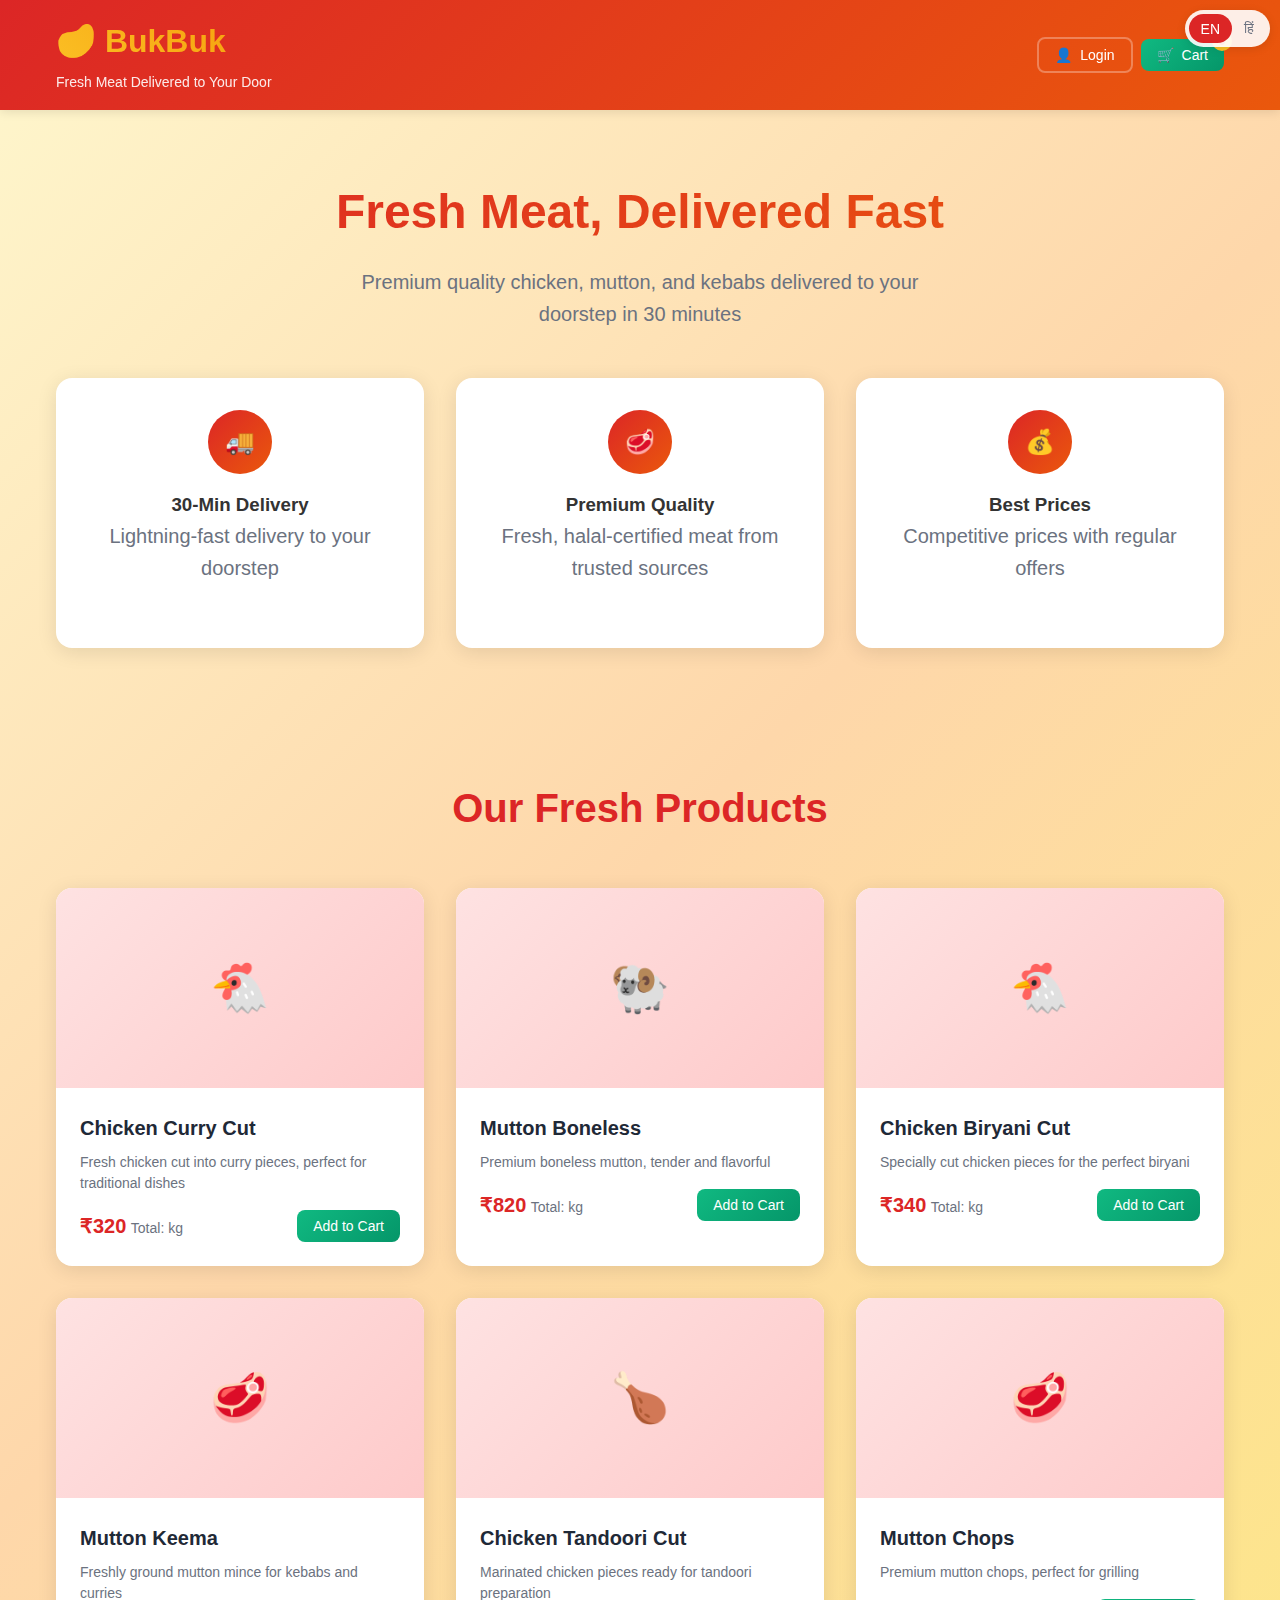
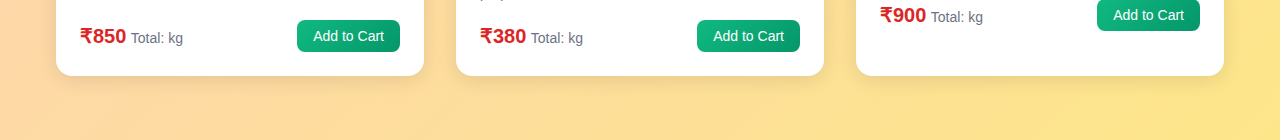
<file: public/enhanced-bukbuk.html>
<!DOCTYPE html>
<html lang="en">
<head>
    <meta charset="UTF-8">
    <meta name="viewport" content="width=device-width, initial-scale=1.0">
    <title>BukBuk - Fresh Meat Delivery</title>
    <meta name="description" content="Fresh Chicken, Mutton & Kabab Delivered to Your Door">
    <meta name="theme-color" content="#dc2626">
    
    <!-- PWA Manifest -->
    <link rel="manifest" href="manifest.json">
    
    <!-- Apple Touch Icons -->
    <link rel="apple-touch-icon" href="icon-192.png">
    <link rel="apple-touch-icon" sizes="192x192" href="icon-192.png">
    <link rel="apple-touch-icon" sizes="512x512" href="icon-512.png">
    
    <!-- Meta tags for better PWA support -->
    <meta name="apple-mobile-web-app-capable" content="yes">
    <meta name="apple-mobile-web-app-status-bar-style" content="default">
    <meta name="apple-mobile-web-app-title" content="BukBuk">
    <meta name="mobile-web-app-capable" content="yes">
    
    <!-- External CSS -->
    <link rel="stylesheet" href="enhanced-styles.css">
    
    <!-- SMTP.js for email notifications -->
    <script src="https://smtpjs.com/v3/smtp.js"></script>
</head>
<body>
    <!-- Language Switcher -->
    <div class="language-switcher">
        <button onclick="switchLanguage('en')" class="lang-btn active" id="lang-en">EN</button>
        <button onclick="switchLanguage('hi')" class="lang-btn" id="lang-hi">हिं</button>
    </div>

    <!-- Header -->
    <header class="header">
        <div class="container">
            <div class="header-content">
                <div>
                    <div class="logo">🥩 <span data-key="app-name">BukBuk</span></div>
                    <div class="tagline" data-key="tagline">Fresh Meat Delivered to Your Door</div>
                </div>
                <div class="header-actions">
                    <button class="btn btn-outline" onclick="openLoginModal()">
                        👤 <span data-key="login">Login</span>
                    </button>
                    <button class="btn btn-primary cart-btn" onclick="openCartModal()">
                        🛒 <span data-key="cart">Cart</span>
                        <span class="cart-count" id="cartCount">0</span>
                    </button>
                    <button class="btn btn-outline hidden" id="installBtn" onclick="installApp()">
                        📱 <span data-key="install-app">Install App</span>
                    </button>
                </div>
            </div>
        </div>
    </header>

    <!-- Hero Section -->
    <section class="hero">
        <div class="container">
            <h1 data-key="hero-title">Fresh Meat, Delivered Fast</h1>
            <p data-key="hero-subtitle">Premium quality chicken, mutton, and kebabs delivered to your doorstep in 30 minutes</p>
            
            <div class="features">
                <div class="feature">
                    <div class="feature-icon">🚚</div>
                    <h3 data-key="feature-delivery">30-Min Delivery</h3>
                    <p data-key="feature-delivery-desc">Lightning-fast delivery to your doorstep</p>
                </div>
                <div class="feature">
                    <div class="feature-icon">🥩</div>
                    <h3 data-key="feature-quality">Premium Quality</h3>
                    <p data-key="feature-quality-desc">Fresh, halal-certified meat from trusted sources</p>
                </div>
                <div class="feature">
                    <div class="feature-icon">💰</div>
                    <h3 data-key="feature-price">Best Prices</h3>
                    <p data-key="feature-price-desc">Competitive prices with regular offers</p>
                </div>
            </div>
        </div>
    </section>

    <!-- Products Section -->
    <section class="products">
        <div class="container">
            <h2 class="section-title" data-key="products-title">Our Fresh Products</h2>
            <div class="product-grid" id="productGrid">
                <!-- Products will be loaded here -->
            </div>
        </div>
    </section>

    <!-- Cart Modal -->
    <div class="modal" id="cartModal">
        <div class="modal-content">
            <div class="modal-header">
                <h2 class="modal-title" data-key="cart-title">Shopping Cart</h2>
                <button class="close-btn" onclick="closeCartModal()">&times;</button>
            </div>
            <div class="modal-body">
                <!-- Coupon Code Section -->
                <div class="coupon-section" id="couponSection">
                    <div class="form-group">
                        <label class="form-label" data-key="coupon-label">Have a coupon code?</label>
                        <div class="coupon-input-group">
                            <input class="form-input" type="text" id="couponCode" placeholder="Enter coupon code">
                            <button class="btn btn-outline" onclick="applyCoupon()" data-key="apply-coupon">Apply</button>
                        </div>
                    </div>
                    <div id="couponMessage" class="coupon-message hidden"></div>
                </div>
                
                <div id="cartItems">
                    <div class="empty-cart">
                        <p data-key="empty-cart">Your cart is empty</p>
                        <button class="btn btn-outline" onclick="closeCartModal()" data-key="continue-shopping">Continue Shopping</button>
                    </div>
                </div>
                <div id="cartFooter" class="hidden">
                    <div class="cart-summary">
                        <div class="cart-row">
                            <span data-key="subtotal">Subtotal:</span>
                            <span>₹<span id="cartSubtotal">0</span></span>
                        </div>
                        <div class="cart-row" id="discountRow" style="display: none;">
                            <span data-key="discount">Discount:</span>
                            <span class="discount-amount">-₹<span id="discountAmount">0</span></span>
                        </div>
                        <div class="cart-total">
                            <span data-key="total">Total: ₹<span id="cartTotal">0</span></span>
                        </div>
                    </div>
                    <button class="btn btn-primary" style="width: 100%; margin-top: 1rem;" onclick="openCheckoutModal()" data-key="proceed-checkout">
                        Proceed to Checkout
                    </button>
                </div>
            </div>
        </div>
    </div>

    <!-- Login Modal -->
    <div class="modal" id="loginModal">
        <div class="modal-content">
            <div class="modal-header">
                <h2 class="modal-title" data-key="welcome">Welcome to BukBuk</h2>
                <button class="close-btn" onclick="closeLoginModal()">&times;</button>
            </div>
            <div class="modal-body">
                <form id="loginForm" onsubmit="handleLogin(event)">
                    <div class="form-group">
                        <label class="form-label" for="email" data-key="email">Email</label>
                        <input class="form-input" type="email" id="email" required>
                    </div>
                    <div class="form-group">
                        <label class="form-label" for="password" data-key="password">Password</label>
                        <input class="form-input" type="password" id="password" required>
                    </div>
                    <button class="btn btn-primary" type="submit" style="width: 100%;" data-key="login">Login</button>
                </form>
            </div>
        </div>
    </div>

    <!-- Checkout Modal -->
    <div class="modal" id="checkoutModal">
        <div class="modal-content">
            <div class="modal-header">
                <h2 class="modal-title" data-key="complete-order">Complete Your Order</h2>
                <button class="close-btn" onclick="closeCheckoutModal()">&times;</button>
            </div>
            <div class="modal-body">
                <form id="checkoutForm" onsubmit="handleCheckout(event)">
                    <div class="form-group">
                        <label class="form-label" for="address" data-key="delivery-address">Delivery Address</label>
                        <input class="form-input" type="text" id="address" data-placeholder="enter-address" required>
                    </div>
                    <div class="form-group">
                        <label class="form-label" for="phone" data-key="phone-number">Phone Number</label>
                        <input class="form-input" type="tel" id="phone" data-placeholder="enter-phone" required>
                    </div>
                    <div class="form-group">
                        <label class="form-label" data-key="payment-method">Payment Method</label>
                        <div class="payment-methods">
                            <div class="payment-method selected" onclick="selectPaymentMethod('card')">
                                <input type="radio" name="payment" value="card" checked>
                                <span class="payment-icon">💳</span>
                                <span data-key="credit-card">Credit/Debit Card</span>
                            </div>
                            <div class="payment-method" onclick="selectPaymentMethod('upi')">
                                <input type="radio" name="payment" value="upi">
                                <span class="payment-icon">📱</span>
                                <span data-key="upi-payment">UPI Payment</span>
                            </div>
                            <div class="payment-method" onclick="selectPaymentMethod('cod')">
                                <input type="radio" name="payment" value="cod">
                                <span class="payment-icon">💰</span>
                                <span data-key="cash-delivery">Cash on Delivery</span>
                            </div>
                        </div>
                    </div>
                    <div class="cart-total">
                        <span data-key="total">Total: ₹<span id="checkoutTotal">0</span></span>
                    </div>
                    <button class="btn btn-primary" type="submit" style="width: 100%; margin-top: 1rem;" data-key="place-order">
                        Place Order
                    </button>
                </form>
            </div>
        </div>
    </div>

    <!-- Install Prompt -->
    <div class="install-prompt" id="installPrompt">
        <div class="install-info">
            <div class="install-title" data-key="install-title">Install BukBuk App</div>
            <div class="install-desc" data-key="install-desc">Get the full app experience!</div>
        </div>
        <div class="install-actions">
            <button class="btn btn-outline" onclick="installApp()" data-key="install">Install</button>
            <button class="btn btn-outline" onclick="dismissInstallPrompt()">&times;</button>
        </div>
    </div>

    <!-- Admin Settings Modal (for email/SMS configuration) -->
    <div class="modal" id="adminModal">
        <div class="modal-content">
            <div class="modal-header">
                <h2 class="modal-title" data-key="admin-settings">Admin Settings</h2>
                <button class="close-btn" onclick="closeAdminModal()">&times;</button>
            </div>
            <div class="modal-body">
                <div class="form-group">
                    <label class="form-label" data-key="admin-email">Admin Email</label>
                    <input class="form-input" type="email" id="adminEmail" placeholder="admin@bukbuk.com">
                </div>
                <div class="form-group">
                    <label class="form-label" data-key="smtp-settings">SMTP Settings (Optional)</label>
                    <input class="form-input" type="text" id="smtpHost" placeholder="SMTP Host">
                    <input class="form-input" type="text" id="smtpUsername" placeholder="SMTP Username" style="margin-top: 0.5rem;">
                    <input class="form-input" type="password" id="smtpPassword" placeholder="SMTP Password" style="margin-top: 0.5rem;">
                </div>
                <button class="btn btn-primary" onclick="saveAdminSettings()" data-key="save-settings">Save Settings</button>
            </div>
        </div>
    </div>

    <!-- Admin Access Button (hidden by default) -->
    <button class="admin-access-btn hidden" onclick="openAdminModal()" title="Admin Settings">⚙️</button>

    <!-- External JavaScript -->
    <script src="enhanced-script.js"></script>
</body>
</html>
</file>
<file: public/enhanced-styles.css>
/* Reset and Base Styles */
* {
    margin: 0;
    padding: 0;
    box-sizing: border-box;
}

body {
    font-family: -apple-system, BlinkMacSystemFont, 'Segoe UI', Roboto, sans-serif;
    line-height: 1.6;
    color: #333;
    background: linear-gradient(135deg, #fef7cd 0%, #fed7aa 50%, #fde68a 100%);
    min-height: 100vh;
}

.container {
    max-width: 1200px;
    margin: 0 auto;
    padding: 0 1rem;
}

/* Language Switcher */
.language-switcher {
    position: fixed;
    top: 10px;
    right: 10px;
    z-index: 1001;
    display: flex;
    background: rgba(255, 255, 255, 0.9);
    border-radius: 20px;
    padding: 4px;
    box-shadow: 0 2px 10px rgba(0,0,0,0.1);
}

.lang-btn {
    padding: 6px 12px;
    border: none;
    background: transparent;
    border-radius: 16px;
    cursor: pointer;
    font-size: 0.875rem;
    font-weight: 500;
    transition: all 0.2s;
    color: #6b7280;
}

.lang-btn.active,
.lang-btn:hover {
    background: #dc2626;
    color: white;
}

/* Header */
.header {
    background: linear-gradient(135deg, #dc2626 0%, #ea580c 100%);
    color: white;
    padding: 1rem 0;
    box-shadow: 0 2px 10px rgba(0,0,0,0.1);
    position: sticky;
    top: 0;
    z-index: 100;
}

.header-content {
    display: flex;
    justify-content: space-between;
    align-items: center;
    flex-wrap: wrap;
    gap: 1rem;
}

.logo {
    font-size: 2rem;
    font-weight: bold;
    background: linear-gradient(45deg, #fbbf24, #f59e0b);
    -webkit-background-clip: text;
    -webkit-text-fill-color: transparent;
    background-clip: text;
}

.tagline {
    font-size: 0.875rem;
    opacity: 0.9;
    margin-top: 0.25rem;
}

.header-actions {
    display: flex;
    gap: 0.5rem;
    align-items: center;
    flex-wrap: wrap;
}

.btn {
    padding: 0.5rem 1rem;
    border: none;
    border-radius: 0.5rem;
    cursor: pointer;
    font-weight: 500;
    transition: all 0.2s;
    text-decoration: none;
    display: inline-flex;
    align-items: center;
    gap: 0.5rem;
    font-size: 0.875rem;
    white-space: nowrap;
}

.btn-primary {
    background: linear-gradient(135deg, #10b981 0%, #059669 100%);
    color: white;
}

.btn-primary:hover {
    transform: translateY(-1px);
    box-shadow: 0 4px 12px rgba(16, 185, 129, 0.4);
}

.btn-outline {
    background: transparent;
    border: 2px solid rgba(255,255,255,0.3);
    color: white;
}

.btn-outline:hover {
    background: rgba(255,255,255,0.1);
}

.cart-btn {
    position: relative;
}

.cart-count {
    position: absolute;
    top: -8px;
    right: -8px;
    background: #fbbf24;
    color: #dc2626;
    border-radius: 50%;
    width: 20px;
    height: 20px;
    display: flex;
    align-items: center;
    justify-content: center;
    font-size: 0.75rem;
    font-weight: bold;
}

/* Hero Section */
.hero {
    padding: 4rem 0;
    text-align: center;
}

.hero h1 {
    font-size: clamp(2rem, 5vw, 3rem);
    font-weight: bold;
    margin-bottom: 1rem;
    background: linear-gradient(135deg, #dc2626 0%, #ea580c 100%);
    -webkit-background-clip: text;
    -webkit-text-fill-color: transparent;
    background-clip: text;
}

.hero p {
    font-size: clamp(1rem, 3vw, 1.25rem);
    color: #6b7280;
    margin-bottom: 2rem;
    max-width: 600px;
    margin-left: auto;
    margin-right: auto;
}

.features {
    display: grid;
    grid-template-columns: repeat(auto-fit, minmax(250px, 1fr));
    gap: 2rem;
    margin-top: 3rem;
}

.feature {
    background: white;
    padding: 2rem;
    border-radius: 1rem;
    box-shadow: 0 4px 20px rgba(0,0,0,0.1);
    text-align: center;
    transition: transform 0.2s;
}

.feature:hover {
    transform: translateY(-5px);
}

.feature-icon {
    width: 4rem;
    height: 4rem;
    background: linear-gradient(135deg, #dc2626 0%, #ea580c 100%);
    border-radius: 50%;
    display: flex;
    align-items: center;
    justify-content: center;
    margin: 0 auto 1rem;
    color: white;
    font-size: 1.5rem;
}

/* Products */
.products {
    padding: 4rem 0;
}

.section-title {
    text-align: center;
    font-size: clamp(2rem, 4vw, 2.5rem);
    font-weight: bold;
    margin-bottom: 3rem;
    color: #dc2626;
}

.product-grid {
    display: grid;
    grid-template-columns: repeat(auto-fill, minmax(280px, 1fr));
    gap: 2rem;
}

.product-card {
    background: white;
    border-radius: 1rem;
    overflow: hidden;
    box-shadow: 0 4px 20px rgba(0,0,0,0.1);
    transition: transform 0.2s;
}

.product-card:hover {
    transform: translateY(-5px);
}

.product-image {
    width: 100%;
    height: 200px;
    background: linear-gradient(135deg, #fee2e2 0%, #fecaca 100%);
    display: flex;
    align-items: center;
    justify-content: center;
    font-size: 3rem;
    color: #dc2626;
}

.product-content {
    padding: 1.5rem;
}

.product-name {
    font-size: 1.25rem;
    font-weight: bold;
    margin-bottom: 0.5rem;
    color: #1f2937;
}

.product-description {
    color: #6b7280;
    margin-bottom: 1rem;
    font-size: 0.875rem;
    line-height: 1.5;
}

.product-footer {
    display: flex;
    justify-content: space-between;
    align-items: center;
    flex-wrap: wrap;
    gap: 1rem;
}

.product-price {
    font-size: 1.25rem;
    font-weight: bold;
    color: #dc2626;
}

.product-unit {
    font-size: 0.875rem;
    color: #6b7280;
}

/* Modal Improvements */
.modal {
    display: none;
    position: fixed;
    top: 0;
    left: 0;
    width: 100%;
    height: 100%;
    background: rgba(0,0,0,0.5);
    z-index: 1000;
    backdrop-filter: blur(4px);
}

.modal.active {
    display: flex;
    align-items: center;
    justify-content: center;
    padding: 1rem;
}

.modal-content {
    background: white;
    border-radius: 1rem;
    max-width: 500px;
    width: 100%;
    max-height: 90vh;
    overflow-y: auto;
}

.modal-header {
    padding: 1.5rem;
    border-bottom: 1px solid #e5e7eb;
    display: flex;
    justify-content: space-between;
    align-items: center;
}

.modal-title {
    font-size: 1.5rem;
    font-weight: bold;
    color: #dc2626;
}

.close-btn {
    background: none;
    border: none;
    font-size: 1.5rem;
    cursor: pointer;
    color: #6b7280;
    width: 32px;
    height: 32px;
    display: flex;
    align-items: center;
    justify-content: center;
    border-radius: 50%;
    transition: background-color 0.2s;
}

.close-btn:hover {
    background: #f3f4f6;
}

.modal-body {
    padding: 1.5rem;
}

/* Coupon Section */
.coupon-section {
    margin-bottom: 1.5rem;
    padding: 1rem;
    background: #f9fafb;
    border-radius: 0.5rem;
    border: 1px solid #e5e7eb;
}

.coupon-input-group {
    display: flex;
    gap: 0.5rem;
    margin-top: 0.5rem;
}

.coupon-input-group .form-input {
    flex: 1;
}

.coupon-message {
    margin-top: 0.5rem;
    padding: 0.5rem;
    border-radius: 0.25rem;
    font-size: 0.875rem;
    font-weight: 500;
}

.coupon-message.success {
    background: #d1fae5;
    color: #065f46;
    border: 1px solid #a7f3d0;
}

.coupon-message.error {
    background: #fee2e2;
    color: #991b1b;
    border: 1px solid #fca5a5;
}

/* Cart Improvements */
.cart-item {
    display: flex;
    justify-content: space-between;
    align-items: center;
    padding: 1rem;
    background: #f9fafb;
    border-radius: 0.5rem;
    margin-bottom: 1rem;
    gap: 1rem;
}

.cart-item-info {
    flex: 1;
    min-width: 0;
}

.cart-item-name {
    font-weight: 600;
    margin-bottom: 0.25rem;
    word-break: break-word;
}

.cart-item-price {
    color: #6b7280;
    font-size: 0.875rem;
}

.quantity-controls {
    display: flex;
    align-items: center;
    gap: 0.5rem;
    flex-shrink: 0;
}

.quantity-btn {
    width: 2rem;
    height: 2rem;
    border: 1px solid #d1d5db;
    background: white;
    border-radius: 0.25rem;
    cursor: pointer;
    display: flex;
    align-items: center;
    justify-content: center;
    font-weight: bold;
    transition: all 0.2s;
}

.quantity-btn:hover {
    background: #f3f4f6;
    border-color: #9ca3af;
}

.quantity {
    min-width: 2rem;
    text-align: center;
    font-weight: 600;
}

/* Cart Summary */
.cart-summary {
    border-top: 1px solid #e5e7eb;
    padding-top: 1rem;
    margin-top: 1rem;
}

.cart-row {
    display: flex;
    justify-content: space-between;
    align-items: center;
    margin-bottom: 0.5rem;
}

.discount-amount {
    color: #10b981;
    font-weight: 600;
}

.cart-total {
    border-top: 1px solid #e5e7eb;
    padding-top: 1rem;
    margin-top: 1rem;
    display: flex;
    justify-content: space-between;
    align-items: center;
    font-size: 1.25rem;
    font-weight: bold;
}

.empty-cart {
    text-align: center;
    padding: 2rem;
    color: #6b7280;
}

/* Forms */
.form-group {
    margin-bottom: 1rem;
}

.form-label {
    display: block;
    margin-bottom: 0.5rem;
    font-weight: 600;
    color: #374151;
}

.form-input {
    width: 100%;
    padding: 0.75rem;
    border: 1px solid #d1d5db;
    border-radius: 0.5rem;
    font-size: 1rem;
    transition: border-color 0.2s, box-shadow 0.2s;
}

.form-input:focus {
    outline: none;
    border-color: #dc2626;
    box-shadow: 0 0 0 3px rgba(220, 38, 38, 0.1);
}

.payment-methods {
    display: grid;
    gap: 1rem;
    margin-bottom: 1.5rem;
}

.payment-method {
    display: flex;
    align-items: center;
    padding: 1rem;
    border: 2px solid #e5e7eb;
    border-radius: 0.5rem;
    cursor: pointer;
    transition: all 0.2s;
}

.payment-method:hover {
    border-color: #dc2626;
}

.payment-method.selected {
    border-color: #dc2626;
    background: #fef2f2;
}

.payment-method input {
    margin-right: 0.75rem;
}

.payment-icon {
    margin-right: 0.75rem;
    font-size: 1.25rem;
}

/* Install Prompt */
.install-prompt {
    position: fixed;
    bottom: 1rem;
    left: 1rem;
    right: 1rem;
    background: linear-gradient(135deg, #dc2626 0%, #ea580c 100%);
    color: white;
    padding: 1rem;
    border-radius: 1rem;
    box-shadow: 0 10px 25px rgba(0,0,0,0.2);
    display: none;
    z-index: 1000;
}

.install-prompt.show {
    display: flex;
    align-items: center;
    justify-content: space-between;
    gap: 1rem;
}

.install-info {
    flex: 1;
}

.install-title {
    font-weight: bold;
    margin-bottom: 0.25rem;
}

.install-desc {
    font-size: 0.875rem;
    opacity: 0.9;
}

.install-actions {
    display: flex;
    gap: 0.5rem;
    flex-shrink: 0;
}

/* Admin Access Button */
.admin-access-btn {
    position: fixed;
    bottom: 20px;
    left: 20px;
    width: 50px;
    height: 50px;
    border-radius: 50%;
    background: linear-gradient(135deg, #dc2626 0%, #ea580c 100%);
    color: white;
    border: none;
    font-size: 1.5rem;
    cursor: pointer;
    box-shadow: 0 4px 20px rgba(0,0,0,0.2);
    z-index: 999;
    transition: transform 0.2s;
}

.admin-access-btn:hover {
    transform: scale(1.1);
}

/* Utility Classes */
.hidden {
    display: none !important;
}

/* Loading Animation */
.loading {
    display: inline-block;
    width: 20px;
    height: 20px;
    border: 3px solid #f3f3f3;
    border-top: 3px solid #dc2626;
    border-radius: 50%;
    animation: spin 1s linear infinite;
}

@keyframes spin {
    0% { transform: rotate(0deg); }
    100% { transform: rotate(360deg); }
}

/* Responsive Design Improvements */
@media (max-width: 768px) {
    .hero h1 {
        font-size: 2rem;
    }
    
    .header-content {
        flex-direction: column;
        text-align: center;
    }
    
    .header-actions {
        justify-content: center;
    }
    
    .product-grid {
        grid-template-columns: 1fr;
    }
    
    .features {
        grid-template-columns: 1fr;
    }
    
    .cart-item {
        flex-direction: column;
        align-items: stretch;
        gap: 1rem;
    }
    
    .quantity-controls {
        justify-content: center;
    }
    
    .product-footer {
        flex-direction: column;
        align-items: stretch;
        gap: 1rem;
    }
    
    .coupon-input-group {
        flex-direction: column;
    }
    
    .install-prompt.show {
        flex-direction: column;
        text-align: center;
    }
    
    .language-switcher {
        top: 5px;
        right: 5px;
    }
}

@media (max-width: 480px) {
    .container {
        padding: 0 0.5rem;
    }
    
    .hero {
        padding: 2rem 0;
    }
    
    .products {
        padding: 2rem 0;
    }
    
    .modal-content {
        margin: 0.5rem;
    }
    
    .modal-header,
    .modal-body {
        padding: 1rem;
    }
    
    .btn {
        padding: 0.75rem 1rem;
        font-size: 0.875rem;
    }
}

/* High contrast mode support */
@media (prefers-contrast: high) {
    .btn-outline {
        border-width: 3px;
    }
    
    .form-input:focus {
        box-shadow: 0 0 0 4px rgba(220, 38, 38, 0.2);
    }
}

/* Reduced motion support */
@media (prefers-reduced-motion: reduce) {
    *,
    ::before,
    ::after {
        animation-duration: 0.01ms !important;
        animation-iteration-count: 1 !important;
        transition-duration: 0.01ms !important;
    }
}

/* Print styles */
@media print {
    .header,
    .install-prompt,
    .admin-access-btn,
    .language-switcher {
        display: none;
    }
    
    body {
        background: white;
        color: black;
    }
    
    .modal {
        position: static;
        display: block;
    }
    
    .modal-content {
        box-shadow: none;
        border: 1px solid #000;
    }
}
</file>
